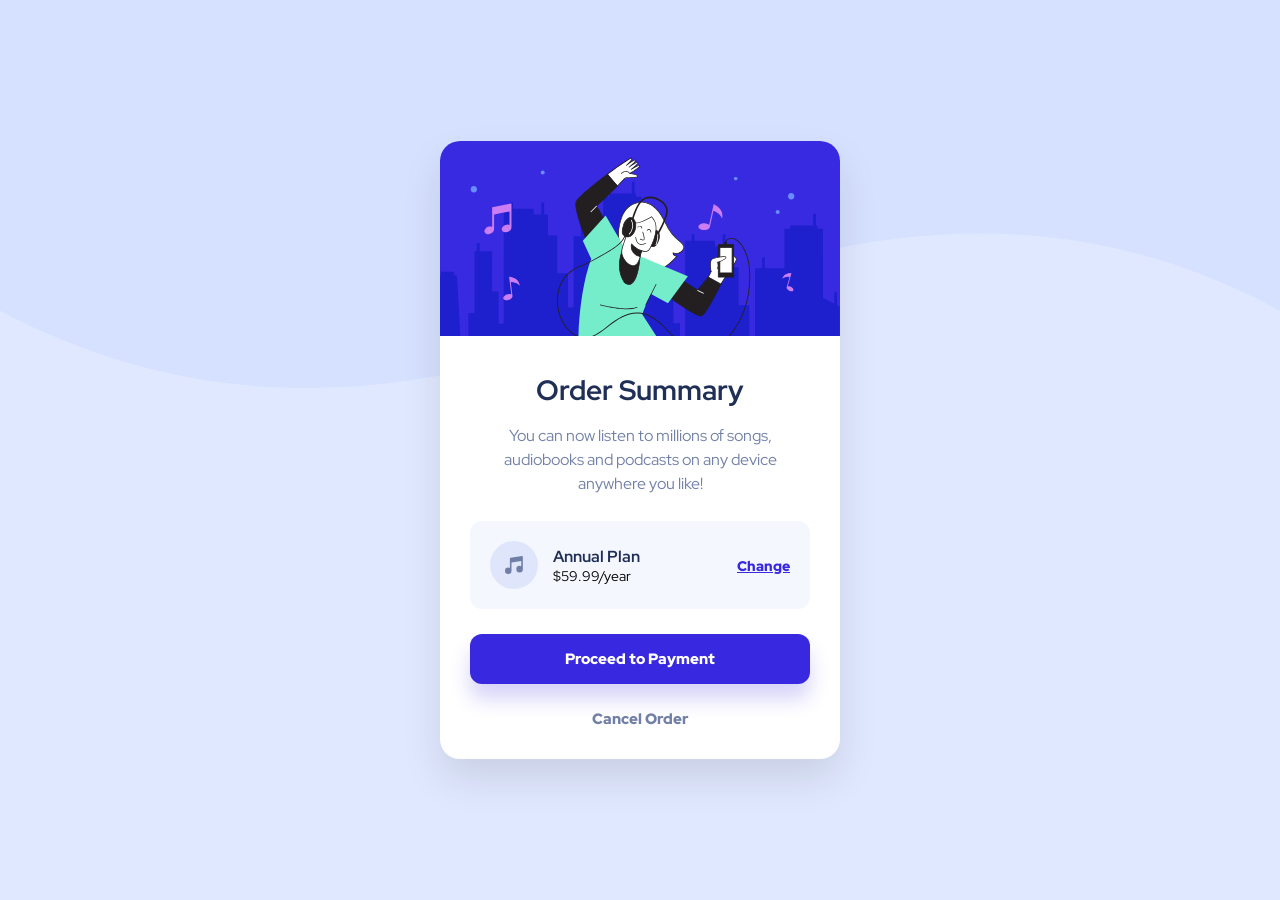
<file: order-summary-component-main/index.html>
<!DOCTYPE html>
<html lang="en">
<head>
  <meta charset="UTF-8">
  <meta name="viewport" content="width=device-width, initial-scale=1.0"> <!-- displays site properly based on user's device -->
  <link rel="stylesheet" href="general.css">
  <link rel="icon" type="image/png" sizes="32x32" href="./images/favicon-32x32.png">
  
  <title>huppilan puppila</title>

</head>


    <body>
        <div class="container">

            <div class="boxi">
                <img src="./images/illustration-hero.svg" alt="">
                <header>
                    <h1>Order Summary</h1>
                    <p>You can now listen to millions of songs, audiobooks and podcasts on any device anywhere you like!</p>
                </header>
                <main>
                    <div class="music_icon">
                        <img src="./images/icon-music.svg">
                    </div>
                    <div class="plan">
                        <h2>Annual Plan</h2>
                        <p>$59.99/year</p>
                    </div>
                    <div class="plan-change">
                        <a href="">Change</a>
                    </div> 
                </main>
                <footer>
                    <button>Proceed to Payment</button>
                    <a href="">Cancel Order</a>
                </footer>
            </div>
        </div>
    </body>
</html>
</file>
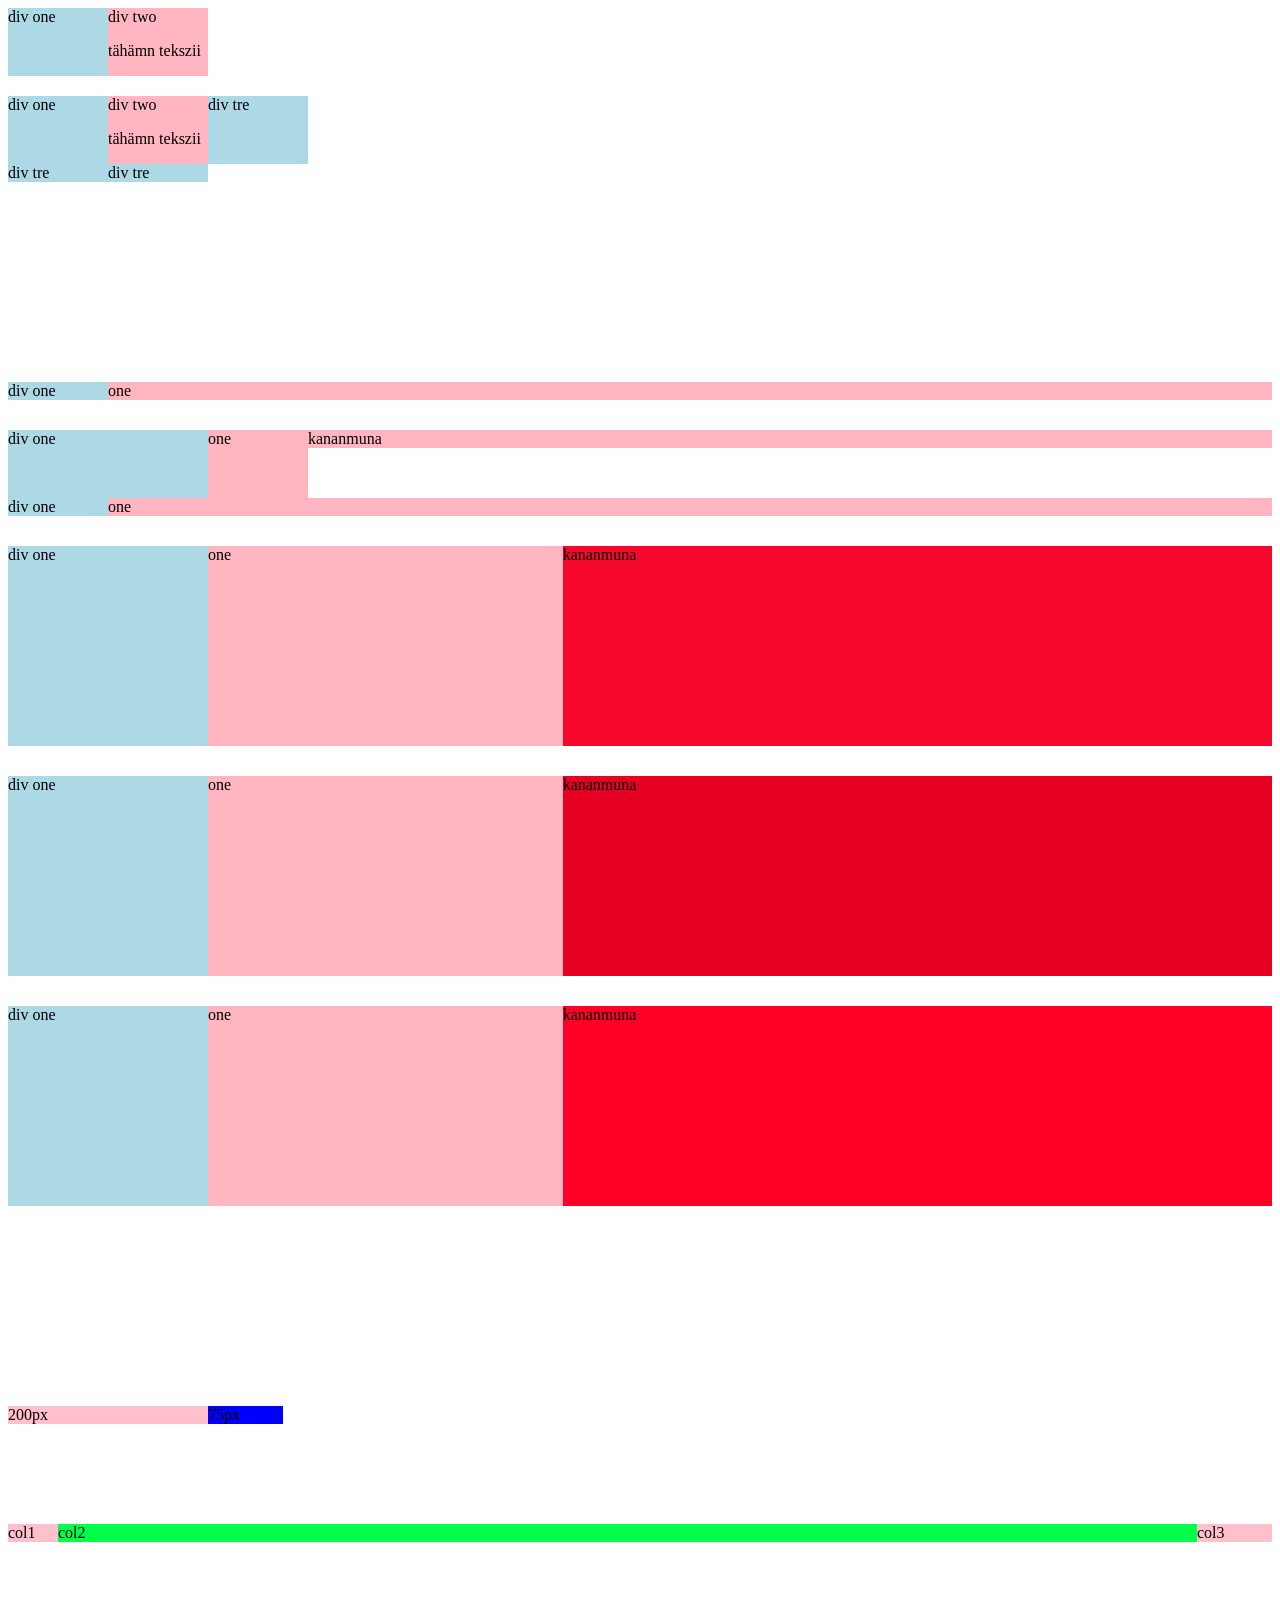
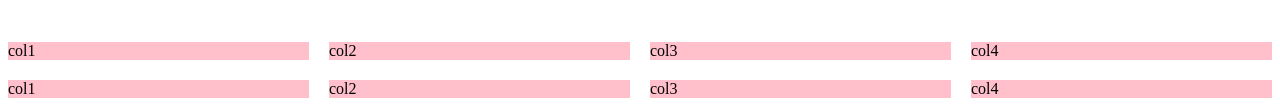
<file: html-youtubeia/grid.html>
<!Doctype html>
<html>
  <head>
    <title>Grid practice</title>

  </head>
  <body>
    <div style="display: grid;
    grid-template-columns: 100px 100px;
    margin-bottom: 20px;">
      <div style="background-color:lightblue;">div one</div>
      <div style="background-color:lightpink;">div two <p>tähämn tekszii</p></div>
    </div>
      <div style="display: grid;
    grid-template-columns: 100px 100px 100px;
    margin-bottom:200px;">
      <div style="background-color:lightblue;">div one</div>
      <div style="background-color:lightpink;">div two <p>tähämn tekszii</p></div>
      <div style="background-color:lightblue;">div tre</div>
      <div style="background-color:lightblue;">div tre</div>
      <div style="background-color:lightblue;">div tre</div>
    </div>


    <div style="display: grid;
    grid-template-columns: 100px 1fr;">
      <div style="background-color:lightblue;">div one</div>
      <div style="background-color:lightpink;">one</div>
    </div>

          <div style="display: grid;
          margin-top: 30px;
    grid-template-columns: 200px 100px 2fr;">
      <div style="background-color:lightblue;">div one</div>
      <div style="background-color:lightpink;">one</div>
      <div style="background-color:lightpink; margin-bottom: 50px;">kananmuna</div>
    </div>
    
        <div style="display: grid;
    grid-template-columns: 100px 1fr;">
      <div style="background-color:lightblue;">div one</div>
      <div style="background-color:lightpink;">one</div>
    </div>

          <div style="display: grid;
          margin-top: 30px;
    grid-template-columns: 200px 1fr 2fr;"> 
      <div style="background-color:lightblue; height:200px">div one</div>
      <div style="background-color:lightpink; height:200px">one</div>
      <div style="background-color:rgb(245, 8, 43); height:200px">kananmuna</div>
    </div>
          <div style="display: grid;
          margin-top: 30px;
    grid-template-columns: 200px 1fr 2fr;"> 
      <div style="background-color:lightblue; height:200px">div one</div>
     <div style="background-color:lightpink; height:200px">one</div>
      <div style="background-color:rgb(230, 0, 34); height:200px">kananmuna</div>
    </div> 
<div style="display: grid;
          margin-top: 30px;
    grid-template-columns: 200px 1fr 2fr;"> 
      <div style="background-color:lightblue; height:200px">div one</div>
     <div style="background-color:lightpink; height:200px">one</div>
      <div style="background-color:rgb(255, 0, 38); height:200px">kananmuna</div>
   
    </div>

    <div style="display: grid; margin-top:200px; grid-template-columns:200px 75px ;">
      <div style="background-color: pink;">200px</div>  
      <div style="background-color: blue;">75px</div>
    </div>

    <div style="display: grid; margin-top:100px; grid-template-columns: 50px 1fr 75px;">
       <div style="background-color: pink;">col1</div>  
      <div style="background-color: rgb(0, 255, 72);">col2</div>
       <div style="background-color: pink;">col3</div>  

    </div>  
    <div style="display:grid; margin-top:100px; grid-template-columns: 1fr 1fr 1fr 1fr; column-gap: 20px; row-gap: 20px;">
      <div style="background-color: pink;">col1</div>  
      <div style="background-color: pink;">col2</div>  
      <div style="background-color: pink;">col3</div>  
      <div style="background-color: pink;">col4</div>  
      <div style="background-color: pink;">col1</div>  
      <div style="background-color: pink;">col2</div>  
      <div style="background-color: pink;">col3</div>  
      <div style="background-color: pink;">col4</div>  



    </div>



  </body>
</html>
</file>
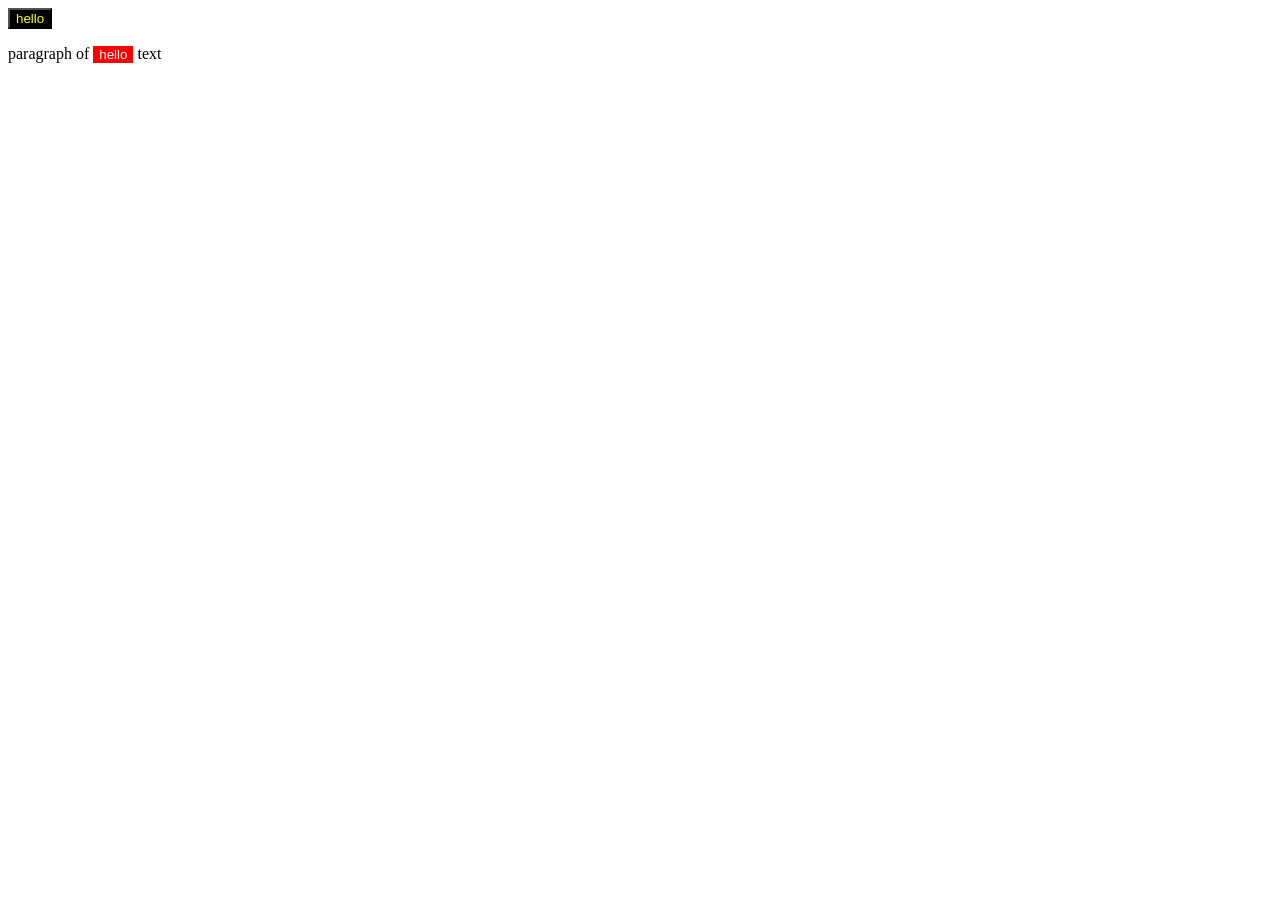
<file: javascript/04-website.html>
<!DOCTYPE html>
<html>
<head>
  <title>HTML CSS REVIEW</title>
    <style>
      .red_button{
      background-color: red;
      color: white;
      border: none;}
      .hehehe{color: yellow;
      background-color:black; }

      /*
      this is a comment
      */
    </style>
</head>
<body>


<button title="goodjob" class="hehehe" onclick="
  alert('It says hello, are you blind or something?');
  ">
  hello
</button>
<p>
  paragraph of <button class="red_button">hello</button> text
</p>

<!-- 
  this is a comment
-->

<script>
  // video kohdassa osio 5.
  // the code below creates a popup.
  // alert('hello');
  

  /*
    multi
    line
    commemt
  */

 console.log(2+2);
 console.log('something')
</script>


  </body>
</html>
</file>
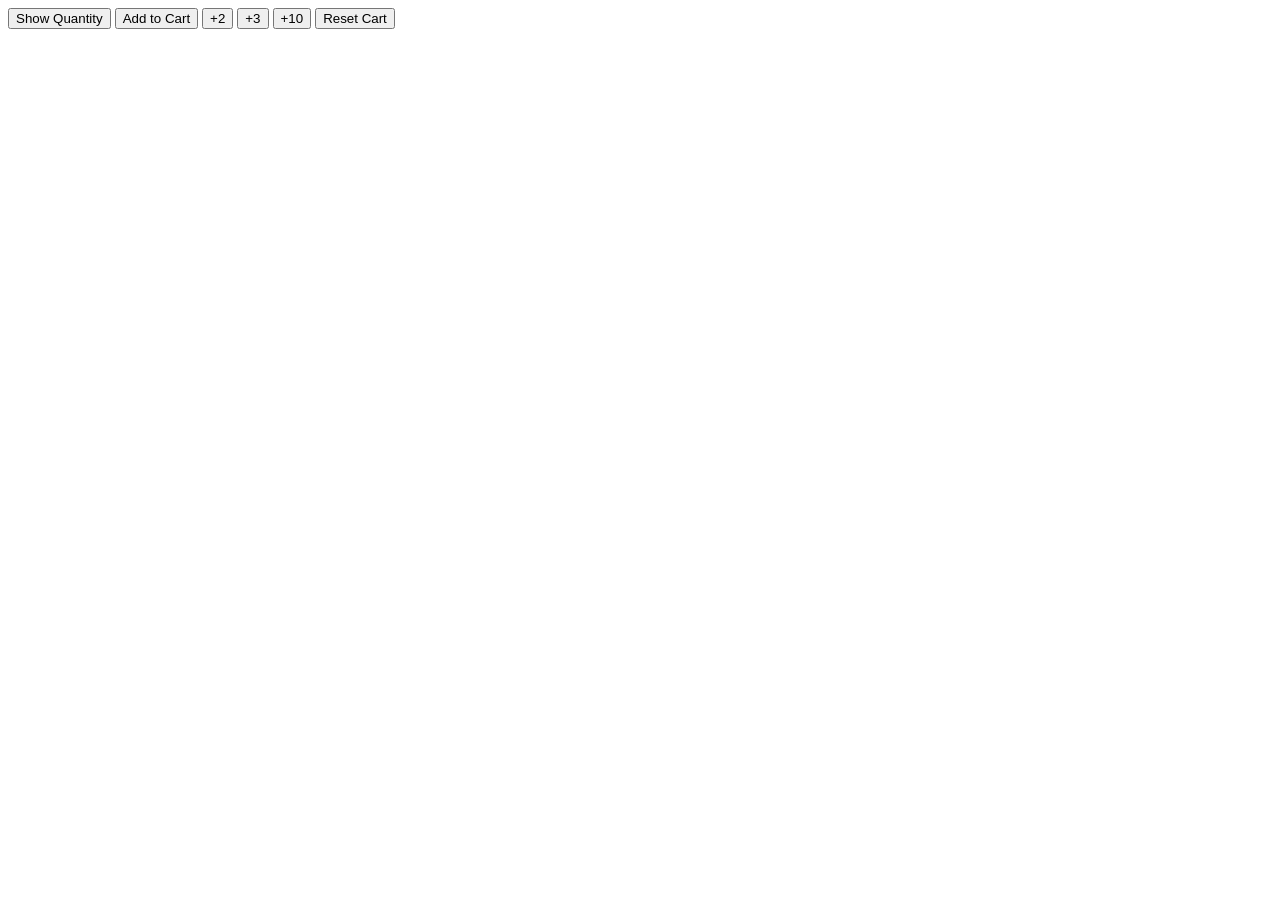
<file: javascript/05-cart-quantity.html>
<!DOCTYPE html>
<html>
  <head>
    <title>
      Cart quantity
    </title>
  </head>
  <body>
    <button onclick = "
      console.log(`Cart Quantity: ${cartQuantity}`);">
      Show Quantity
    </button>

    <button onclick ="
      cartQuantity++;
      console.log(`Cart Quantity: ${cartQuantity}`);">
      Add to Cart
    </button>

    <button onclick = "cartQuantity +=2;
     console.log(`Cart Quantity: ${cartQuantity}`);">
      +2
    </button>

    <button onclick = "cartQuantity +=3;
     console.log(`Cart Quantity: ${cartQuantity}`);">
      +3
    </button>

    <button onclick = "cartQuantity +=10;
      console.log(`Cart Quantity: ${cartQuantity}`);">
      +10
    </button>

    <button onclick = "cartQuantity = 0;
      console.log('Cart was reset');
      console.log(`Cart Quantity: ${cartQuantity}`);">
      Reset Cart
    </button>

   
   
   
   
  
  
  
  <script>
    let cartQuantity = 0;
    
  </script>
</body>
</html>
</file>
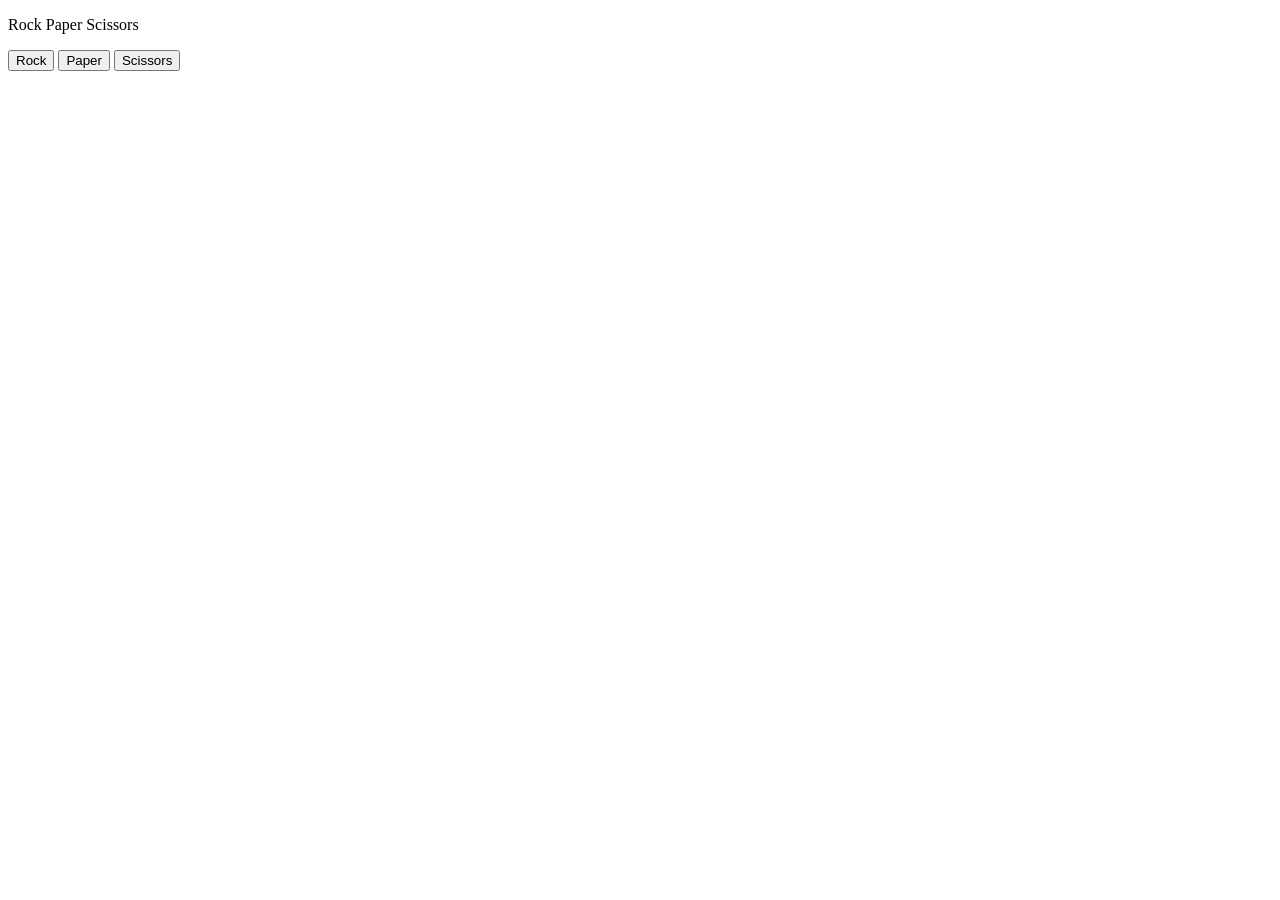
<file: javascript/06-rock-paper-scissors.html>
<!DOCTYPE html>
<html>
<head>
  <title>
    Rock Paper Scissors
  </title>
</head>
<body>
  
  <p> Rock Paper Scissors </p>

  <button onclick="
    const randomNumber = Math.random();

    let computerMove ='';

    if(randomNumber >= 0 && randomNumber < 1/3) {computerMove = 'rock';
    } else if (randomNumber >= 1/3 && randomNumber < 2/3) {computerMove = 'paper';
    } else if (randomNumber >= 2/3 && randomNumber <1) {computerMove = 'scissors';}

    let result='';
    if(computerMove === 'rock') {result ='Tie';}
    else if (computerMove === 'paper') {result = 'You lose';}
    else if (computerMove === 'scissors') {result = 'You win';}
    alert(`You picked Rock. Computer picked ${computerMove}. ${result}`);

  ">Rock</button>


  <button onclick="
    const randomNumber = Math.random();

    let computerMove ='';

    if(randomNumber >= 0 && randomNumber < 1/3) {computerMove = 'rock';
    } else if (randomNumber >= 1/3 && randomNumber < 2/3) {computerMove = 'paper';
    } else if (randomNumber >= 2/3 && randomNumber <1) {computerMove = 'scissors';}

    let result='';
    if(computerMove === 'rock') {result ='You win';}
    else if (computerMove === 'paper') {result = 'Tie';}
    else if (computerMove === 'scissors') {result = 'You lose';}
    alert(`You picked Paper. Computer picked ${computerMove}. ${result}`);
    
  ">Paper</button>


  <button onclick="
    const randomNumber = Math.random();

    let computerMove ='';

    if(randomNumber >= 0 && randomNumber < 1/3) {computerMove = 'rock';
    } else if (randomNumber >= 1/3 && randomNumber < 2/3) {computerMove = 'paper';
    } else if (randomNumber >= 2/3 && randomNumber <1) {computerMove = 'scissors';}

    let result='';
    if(computerMove === 'rock') {result ='You lose';}
    else if (computerMove === 'paper') {result = 'You win';}
    else if (computerMove === 'scissors') {result = 'Tie';}
    alert(`You picked Scissors. Computer picked ${computerMove}. ${result}`);
  ">Scissors</button>





  <script>

  </script>

</body>
</html>
</file>
<file: order-summary-component-main/general.css>
@import url("https://fonts.googleapis.com/css2?family=Red+Hat+Display:wght@500;700;900&display=swap");

/* Sami muista tulevaisuudessa; Koodia korjattu siten, että koodia on jakautettu enemmän eri ryhmiin. 
Täten koodi ei mene sekaisin ja on helpommin luettavaa, T: Sami */

* {
    box-sizing: border-box; /* Crucial for padding/width math */
    margin: 0;
    padding: 0;
    font-family: 'Red Hat Display', sans-serif;
}

body {
    background-image: url(./images/pattern-background-desktop.svg);
    background-repeat: no-repeat;
    background-size: contain; /* Muutettu sisältämään taustakuvion verrattuna edelliseen */
    background-color: hsl(225, 100%, 94%);
    min-height: 100vh; /* minimi korkeus on turvallisempi kuin korkeus */
}

.container {
    width: 100%; 
    min-height: 100vh;   
    display: flex;
    align-items: center;
    justify-content: center;
    padding: 20px;
}

.boxi {
    background-color: white;
    border-radius: 20px;
    width: 100%;
    max-width: 400px; /* Responsiivinen leveys */
    overflow: hidden; /* Leikkaa kuvan kulmat */
    box-shadow: 0px 20px 40px rgba(0,0,0,0.1);
    text-align: center;
}

/* Ylimmän pääkuvan tyyli */
.boxi > img {
    width: 100%;
    height: auto;
    display: block;
}

header {
    padding: 35px 30px 0 30px;
}

header h1 {
    font-size: 28px;
    color: hsl(223, 47%, 23%);
    margin-bottom: 15px;
}

header p {
    color: hsl(224, 23%, 55%);
    font-size: 16px;
    line-height: 1.5;
}

main {
    display: flex;
    align-items: center;
    margin: 25px 30px;
    padding: 20px;
    background-color: hsl(225, 100%, 98%);
    border-radius: 12px;
}

.music_icon {
    display: flex;
    align-items: center;
}

/* Korjaus hoidettu musiikki ikoniin */
.music_icon img {
    width: 48px;
    height: 48px;
}

.plan {
    flex-grow: 1; /* Vie käytettävissä olevaa tilaa 'Change'-painikkeen työntämiseen oikealle */
    text-align: left;
    padding-left: 15px;
}

.plan h2 {
    font-size: 16px;
    color: hsl(223, 47%, 23%);
}

.plan p {
    font-size: 14px;
}

.plan-change a {
    font-size: 14px;
    font-weight: 900;
    color: hsl(245, 75%, 52%);
}

.plan-change a:hover {
    color: hsl(245, 83%, 68%);
    text-decoration: none;
}

footer {
    padding: 0 30px 30px 30px;
    display: flex;
    flex-direction: column;
}

button {
    padding: 15px;
    border-radius: 12px;
    background-color: hsl(245, 75%, 52%);
    color: white;
    border: none;
    font-weight: 900;
    font-size: 15px;
    cursor: pointer;
    box-shadow: 0px 15px 20px hsla(245, 75%, 52%, 0.2);
    transition: background 0.3s ease;
}

button:hover {
    background-color: hsl(245, 83%, 68%);
}

footer a {
    margin-top: 25px;
    color: hsl(224, 23%, 55%);
    text-decoration: none;
    font-weight: 900;
    font-size: 15px;
}

footer a:hover {
    color: hsl(223, 47%, 23%);
}

/* Mobile Adjustments */
@media screen and (max-width: 375px) {
    body {
        background-image: url(./images/pattern-background-mobile.svg);
    }
    .boxi {
        max-width: 330px;
    }
}
</file>
